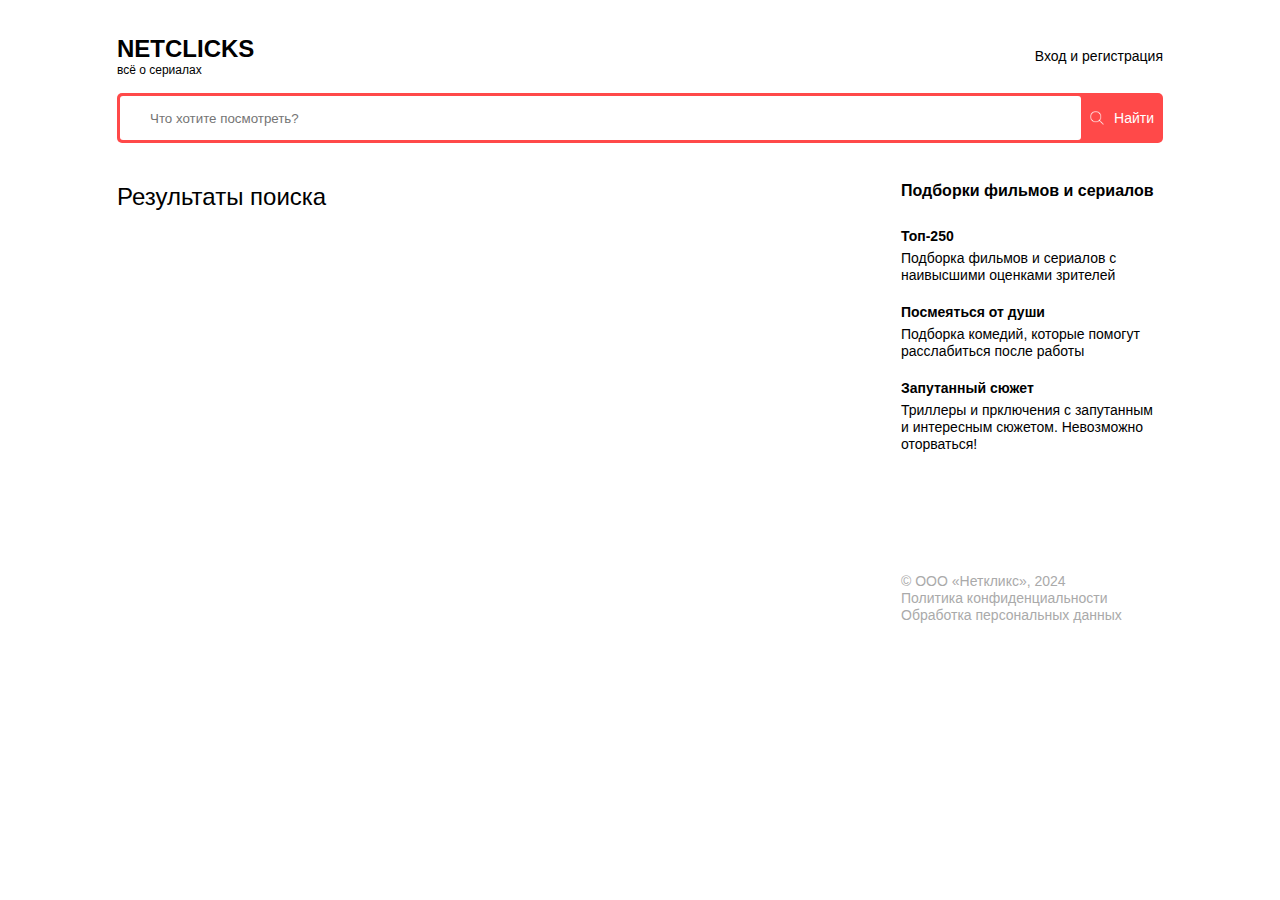
<file: index.html>
<!DOCTYPE html>
<html lang="en">

<head>
    <meta charset="UTF-8">
    <meta name="viewport" content="width=device-width, initial-scale=1.0">
    <link rel="stylesheet" href="./style.css">
    <script src="./script.js" defer></script>
    <title>Netclicks</title>
</head>

<body>
    <header class="header">
        <div class="container">
            <div class="header-box">
                <div class="header-logo">
                    <h1>NETCLICKS</h1>
                    <p>всё о сериалах</p>
                </div>
                <div class="header-controls">
                    <a href="#">Вход и регистрация</a>
                </div>
                <div class="header-controls--mobile">
                    <img src="./images/burger.svg" alt="burger">
                </div>
            </div>
        </div>
    </header>
    <main>
        <section class="search">
            <div class="container">
                <div class="search-box">
                    <input id="search-input" type="text" placeholder="Что хотите посмотреть?">
                    <button id="search-button"><img src="./images/search.svg" alt="search">Найти</button>
                </div>
            </div>
        </section>
        <section class="content">
            <div class="container">
                <div class="content-box">
                    <div class="content-main">
                        <h2 class="content-main__title">Результаты поиска</h2>
                        <div class="content-cards">
                            <!--a href="./film.html" class="content-cards__item">
                                <div class="content-cards__item--img">
                                    <img src="./images/film.png" alt="film">
                                </div>
                                <div class="content-cards__item--title">
                                    <h5>Марсианин,</h5>
                                    <span>The Martian 2015</span>
                                </div>
                                <p class="content-cards__item--description">Фантастика, приключения</p>
                                <p class="content-cards__item--rating">7.8</p>
                            </a>

                            <a href="./film.html"  class="content-cards__item">
                                <div class="content-cards__item--img">
                                    <img src="./images/film.png" alt="film">
                                </div>
                                <div class="content-cards__item--title">
                                    <h5>Марсианин,</h5>
                                    <span>The Martian 2015</span>
                                </div>
                                <p class="content-cards__item--description">Фантастика, приключения</p>
                                <p class="content-cards__item--rating">7.8</p>
                            </a>

                            <a href="./film.html"  class="content-cards__item">
                                <div class="content-cards__item--img">
                                    <img src="./images/film.png" alt="film">
                                </div>
                                <div class="content-cards__item--title">
                                    <h5>Марсианин,</h5>
                                    <span>The Martian 2015</span>
                                </div>
                                <p class="content-cards__item--description">Фантастика, приключения</p>
                                <p class="content-cards__item--rating">7.8</p>
                            </a>

                            <a href="./film.html"  class="content-cards__item">
                                <div class="content-cards__item--img">
                                    <img src="./images/film.png" alt="film">
                                </div>
                                <div class="content-cards__item--title">
                                    <h5>Марсианин,</h5>
                                    <span>The Martian 2015</span>
                                </div>
                                <p class="content-cards__item--description">Фантастика, приключения</p>
                                <p class="content-cards__item--rating">7.8</p>
                            </a>

                            <a href="./film.html"  class="content-cards__item">
                                <div class="content-cards__item--img">
                                    <img src="./images/film.png" alt="film">
                                </div>
                                <div class="content-cards__item--title">
                                    <h5>Марсианин,</h5>
                                    <span>The Martian 2015</span>
                                </div>
                                <p class="content-cards__item--description">Фантастика, приключения</p>
                                <p class="content-cards__item--rating">7.8</p>
                            </a>

                            <a href="./film.html"  class="content-cards__item">
                                <div class="content-cards__item--img">
                                    <img src="./images/film.png" alt="film">
                                </div>
                                <div class="content-cards__item--title">
                                    <h5>Марсианин,</h5>
                                    <span>The Martian 2015</span>
                                </div>
                                <p class="content-cards__item--description">Фантастика, приключения</p>
                                <p class="content-cards__item--rating">7.8</p>
                            </a-->
                        </div>
                    </div>

                    <div class="content-sidebar">
                        <div class="content-sidebar__info">
                            <h4 class="content-sidebar__info--title">Подборки фильмов и сериалов</h4>
                            <div class="content-sidebar__info__wrapper">
                                <div class="content-sidebar__info__item">
                                    <h5>Топ-250</h5>
                                    <p>Подборка фильмов и сериалов с наивысшими оценками зрителей</p>
                                </div>

                                <div class="content-sidebar__info__item">
                                    <h5>Посмеяться от души</h5>
                                    <p>Подборка комедий, которые помогут расслабиться после работы</p>
                                </div>

                                <div class="content-sidebar__info__item">
                                    <h5>Запутанный сюжет</h5>
                                    <p>Триллеры и прключения с запутанным и интересным сюжетом. Невозможно оторваться!</p>
                                </div>
                            </div>
                        </div>
                        <div class="content-sidebar__footer">
                            <p>© ООО «Неткликс», 2024</p>
                            <a href="#">Политика конфиденциальности</a>
                            <a href="#">Обработка персональных данных</a>
                        </div>
                    </div>
                </div>

            </div>
        </section>
    </main>
</body>

</html>
</file>
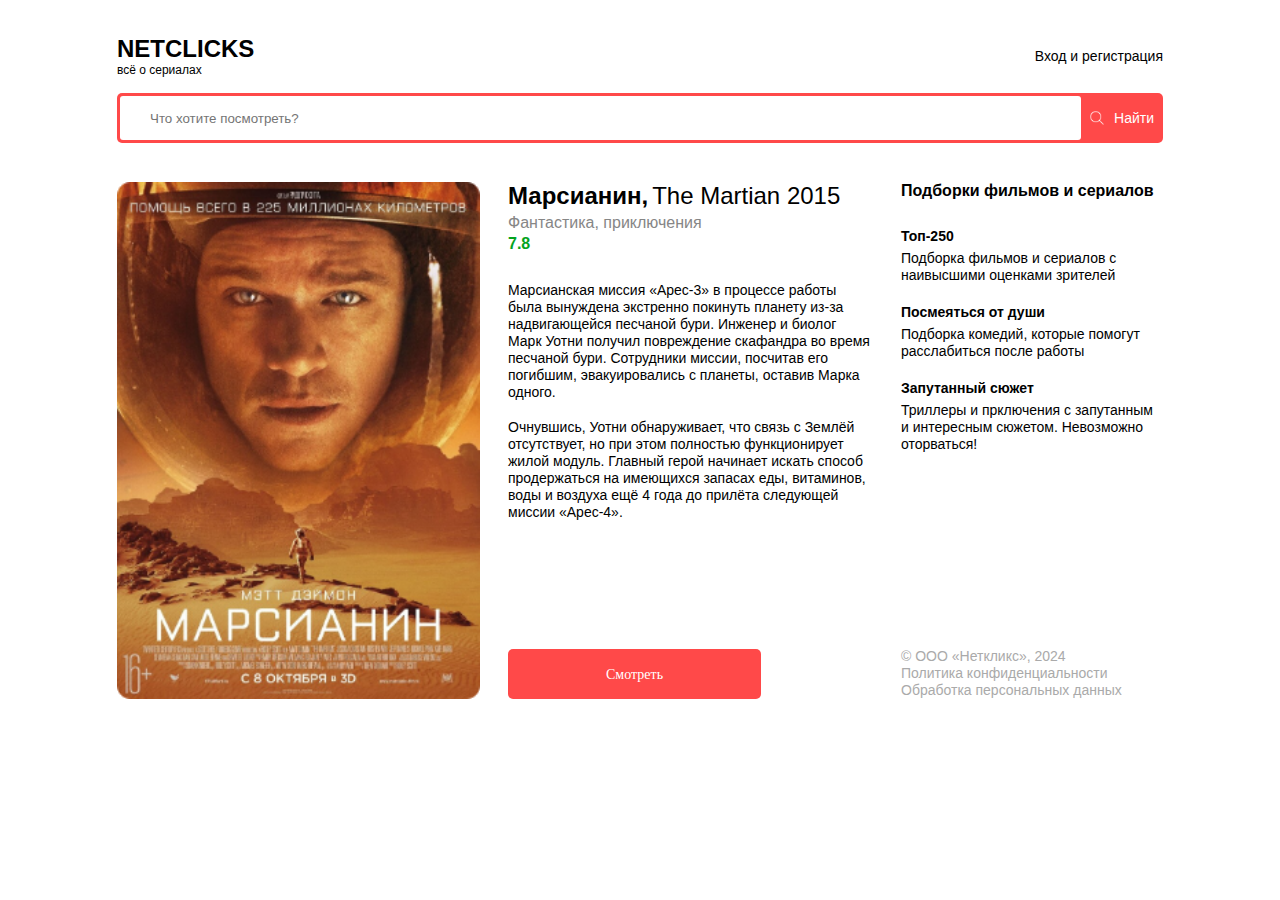
<file: film.html>
<!DOCTYPE html>
<html lang="en">

<head>
    <meta charset="UTF-8">
    <meta name="viewport" content="width=device-width, initial-scale=1.0">
    <link rel="stylesheet" href="./style.css">
    <title>Netclicks</title>
</head>

<body>
    <header class="header">
        <div class="container">
            <div class="header-box">
                <div class="header-logo">
                    <h1>NETCLICKS</h1>
                    <p>всё о сериалах</p>
                </div>
                <div class="header-controls">
                    <a href="#">Вход и регистрация</a>
                </div>
                <div class="header-controls--mobile">
                    <img src="./images/burger.svg" alt="burger">
                </div>
            </div>
        </div>
    </header>
    <main>
        <section class="search">
            <div class="container">
                <div class="search-box">
                    <input type="text" placeholder="Что хотите посмотреть?">
                    <button><img src="./images/search.svg" alt="search">Найти</button>
                </div>
            </div>
        </section>
        <section class="content">
            <div class="container">
                <div class="content-box">
                    <div class="content-film">
                        <div class="content-film__img">
                            <img src="./images/film.png" alt="film">
                        </div>
                        <div class="content-film__info">
                            <div class="content-film__info__content">
                                <div class="content-film__info__title">
                                    <h1>Марсианин,</h1>
                                    <p> The Martian 2015</p>

                                </div>
                                <p class="content-film__info__description">Фантастика, приключения</p>
                                <p class="content-film__info__rating">7.8</p>
                                <p class="content-film__info__text">Марсианская миссия «Арес-3» в процессе работы была
                                    вынуждена экстренно покинуть планету из-за надвигающейся песчаной бури. Инженер и
                                    биолог Марк Уотни получил повреждение скафандра во время песчаной бури. Сотрудники
                                    миссии, посчитав его погибшим, эвакуировались с планеты, оставив Марка одного.
                                </p>
                                <p class="content-film__info__text">Очнувшись, Уотни обнаруживает, что связь с Землёй
                                    отсутствует, но при этом полностью
                                    функционирует жилой модуль. Главный герой начинает искать способ продержаться на
                                    имеющихся запасах еды, витаминов, воды и воздуха ещё 4 года до прилёта следующей
                                    миссии «Арес-4».</p>
                            </div>
                            <div class="content-film__info__controls">
                                <button>Смотреть</button>
                            </div>
                        </div>
                    </div>

                    <div class="content-sidebar">
                        <div class="content-sidebar__info">
                            <h4 class="content-sidebar__info--title">Подборки фильмов и сериалов</h4>
                            <div class="content-sidebar__info__wrapper">
                                <div class="content-sidebar__info__item">
                                    <h5>Топ-250</h5>
                                    <p>Подборка фильмов и сериалов с наивысшими оценками зрителей</p>
                                </div>

                                <div class="content-sidebar__info__item">
                                    <h5>Посмеяться от души</h5>
                                    <p>Подборка комедий, которые помогут расслабиться после работы</p>
                                </div>

                                <div class="content-sidebar__info__item">
                                    <h5>Запутанный сюжет</h5>
                                    <p>Триллеры и прключения с запутанным и интересным сюжетом. Невозможно оторваться!
                                    </p>
                                </div>
                            </div>
                        </div>
                        <div class="content-sidebar__footer">
                            <p>© ООО «Неткликс», 2024</p>
                            <a href="#">Политика конфиденциальности</a>
                            <a href="#">Обработка персональных данных</a>
                        </div>
                    </div>
                </div>

            </div>
        </section>
    </main>
</body>

</html>
</file>
<file: style.css>
* {
    box-sizing: border-box;
}

body {
    margin: 0;
    padding: 0;
}

.container {
    max-width: 1094px;
    min-width: 164px;
    margin: 0 auto;
    padding: 0 24px;
}

/* header */
.header {
    margin-top: 34px;
    margin-bottom: 15px;
}

.header-box {
    display: flex;
    align-items: center;
    justify-content: space-between;
}

.header-logo h1 {
    margin: 0;
    font-family: Inter, sans-serif;
    font-size: 24px;
    font-weight: 700;
    line-height: 29px;
}

.header-logo p {
    margin: 0;
    font-family: Inter, sans-serif;
    font-size: 12px;
    font-weight: 300;
    line-height: 15px;
}

.header-controls a {
    font-family: Inter, sans-serif;
    font-size: 14px;
    font-weight: 400;
    line-height: 17px;
    text-decoration: none;
    color: #000;
}

.header-controls a:hover {
    color: #ff0000;
}

.header-controls--mobile {
    display: none;
    align-self: start;
}

/* search */
.search {
    margin-bottom: 39px;
}

.search-box {
    display: flex;
    align-items: center;
    justify-content: space-between;
    padding: 3px;
    border-radius: 5px;
    background: rgba(255, 73, 73, 1);
    gap: 3px;
    height: 50px;
}

.search-box input {
    flex-grow: 1;
    height: 100%;
    border: none;
    outline: none;
    border-radius: 3px;
    padding: 0 30px;
    min-width: 0;
}

.search-box button {
    height: 100%;
    display: flex;
    align-items: center;
    gap: 10px;
    background: rgba(255, 73, 73, 1);
    border: none;
    color: rgba(255, 255, 255, 1);
    font-family: Inter, sans-serif;
    font-size: 14px;
    font-weight: 400;
    line-height: 17px;
    cursor: pointer;
}

/* content */
.content {
    margin-bottom: 94px;
}

.content-box {
    display: flex;
    justify-content: space-between;
    gap: 30px;
}

.content-main {
    flex-grow: 1;
}

.content-main__title {
    font-family: Inter, sans-serif;
    font-size: 24px;
    font-weight: 500;
    line-height: 29px;
    margin-top: 0;
    margin-bottom: 25px;
}

.content-cards {
    display: flex;
    flex-wrap: wrap;
    gap: 30px;
}

.content-cards__item {
    width: calc((100% - 60px) / 3);
    margin-bottom: 12px;
    text-decoration: none;
}

.content-cards__item--img {
    display: block;
    width: 100%;
    margin-bottom: 12px;
}

.content-cards__item--img img {
    display: block;
    width: 100%;
}

.content-cards__item--title {
    display: flex;
    flex-wrap: wrap;
    gap: 4px;
    margin-bottom: 4px;
}

.content-cards__item--title h5,
.content-cards__item--title span {
    font-family: Inter, sans-serif;
    font-size: 16px;
    line-height: 19px;
    margin: 0;
    color: #000;
}

.content-cards__item--title h5 {
    font-weight: 700;
}

.content-cards__item--title span {
    font-weight: 400;
}

.content-cards__item--description {
    color: rgba(134, 134, 134, 1);
    font-family: Inter, sans-serif;
    font-size: 16px;
    font-weight: 400;
    line-height: 19px;
    margin-top: 0;
    margin-bottom: 12px;
}

.content-cards__item--rating {
    color: rgba(4, 163, 30, 1);
    font-family: Inter;
    font-size: 16px;
    font-weight: 700;
    line-height: 19px;
    margin: 0;
}

.content-sidebar {
    width: 262px;
    min-width: 262px;
    display: flex;
    flex-direction: column;
    justify-content: space-between
}

.content-sidebar__info {
    margin-bottom: 120px;
}

.content-sidebar__info--title {
    color: rgba(0, 0, 0, 1);
    font-family: Inter, sans-serif;
    font-size: 16px;
    font-weight: 700;
    margin-top: 0;
    margin-bottom: 28px;
}

.content-sidebar__info__wrapper {
    display: flex;
    flex-direction: column;
    gap: 20px;
}

.content-sidebar__info__item {
    display: flex;
    flex-direction: column;
}

.content-sidebar__info__item h5,
.content-sidebar__info__item p {
    font-family: Inter, sans-serif;
    font-size: 14px;
    line-height: 17px;
}

.content-sidebar__info__item h5 {
    font-weight: 700;
    margin-top: 0;
    margin-bottom: 5px;
}

.content-sidebar__info__item p {
    font-weight: 400;
    margin: 0;
}

.content-sidebar__footer {
    display: flex;
    flex-direction: column;
    gap: 5;
}

.content-sidebar__footer p,
.content-sidebar__footer a {
    color: rgba(170, 170, 170, 1);
    font-family: Inter, sans-serif;
    font-size: 14px;
    font-weight: 400;
    line-height: 17px;
}

.content-sidebar__footer p {
    margin: 0;
}

.content-sidebar__footer a {
    text-decoration: none;
}

.content-sidebar__footer a:hover {
    color: #ff0000;
}

/* film.html */
.content-film {
    flex-grow: 1;
    display: flex;
    justify-content: space-between;
    gap: 28px;
}

.content-film__img {
    width: calc((100% - 28px) / 2);
    display: flex;
    justify-content: center;
}

.content-film__img img {
    display: block;
    width: 100%;
    max-width: 450px;
}

.content-film__info {
    width: calc((100% - 28px) / 2);
    display: flex;
    flex-direction: column;
    justify-content: space-between;
    gap: 30px;
}

.content-film__info__content>*:last-child {
    margin-bottom: 0;
}

.content-film__info__title {
    display: flex;
    flex-wrap: wrap;
    gap: 4px;
    margin-bottom: 3px;
}

.content-film__info__title h1,
.content-film__info__title p {
    color: rgba(0, 0, 0, 1);
    font-family: Inter, sans-serif;
    font-size: 24px;

}

.content-film__info__title h1 {
    font-weight: 700;
    margin: 0;
}

.content-film__info__title p {
    font-weight: 400;
    margin: 0;
}

.content-film__info__description {
    color: rgba(134, 134, 134, 1);
    font-family: Inter, sans-serif;
    font-size: 16px;
    font-weight: 400;
    line-height: 19px;
    margin-top: 0;
    margin-bottom: 2px;

}

.content-film__info__rating {
    color: rgba(4, 163, 30, 1);
    font-family: Inter, sans-serif;
    font-size: 16px;
    font-weight: 700;
    line-height: 19px;
    margin-top: 0;
    margin-bottom: 29px;
}

.content-film__info__text {
    color: rgba(0, 0, 0, 1);
    font-family: Inter, sans-serif;
    font-size: 14px;
    font-weight: 400;
    line-height: 17px;
    margin-top: 0;
    margin-bottom: 18px;
}

.content-film__info__controls button {
    color: rgba(255, 255, 255, 1);
    font-family: Inter;
    font-size: 14px;
    font-weight: 400;
    line-height: 17px;
    border-radius: 5px;
    background: rgba(255, 73, 73, 1);
    height: 50px;
    padding: 16px 98px;
    outline: none;
    border: none;
    cursor: pointer;
}

/* media */
@media (max-width: 991px) {
    .content-cards__item {
        width: calc((100% - 60px) / 2);
    }

    .content-film {
        flex-direction: column;
    }

    .content-film__img {
        width: 100%;
    }

    .content-film__info {
        width: 100%;
    }
}

@media (max-width: 768px) {
    .header-controls {
        display: none;
    }

    .header-controls--mobile {
        display: block;
    }

    .search-box input {
        padding: 0 15px;
    }

    .content-box {
        flex-direction: column;
    }

    .content-sidebar {
        width: 100%;
    }
}

@media (max-width: 480px) {
    .content-cards__item {
        width: 100%;
        min-width: 100%;
    }
}
</file>
